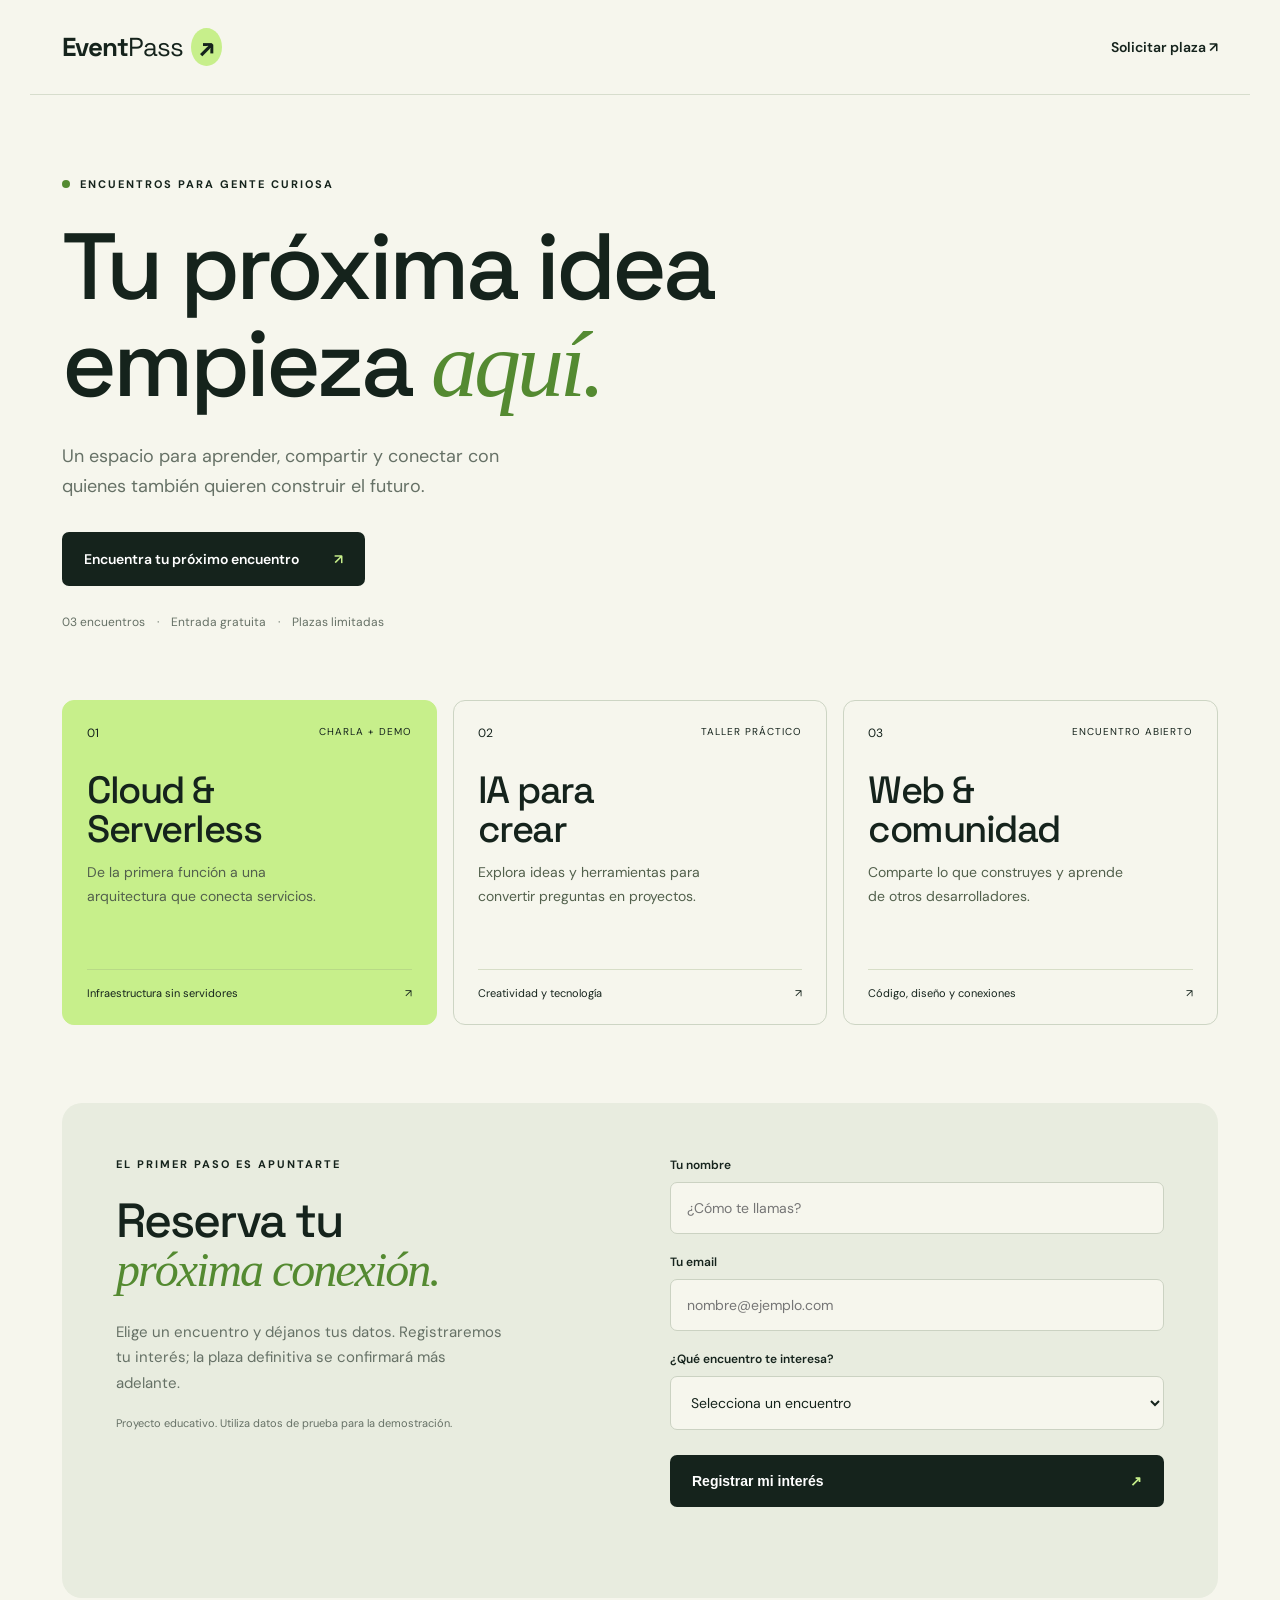
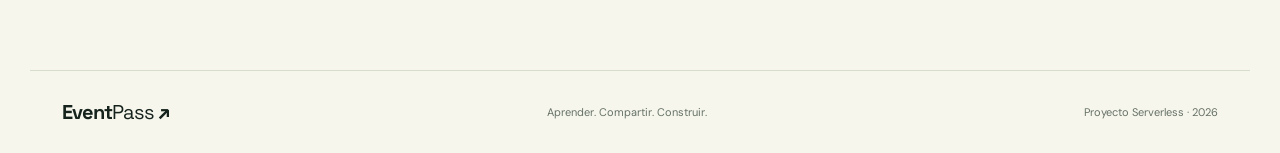
<file: frontend/index.html>
<!doctype html>
<html lang="es"><head><meta charset="utf-8"><meta name="viewport" content="width=device-width,initial-scale=1"><title>EventPass · Tu próxima idea empieza aquí</title><link rel="stylesheet" href="styles.css"><script src="config.js" defer></script><script src="app.js" defer></script></head>
<body><header><a class="brand" href="#">Event<span>Pass</span><i>↗</i></a><a class="nav" href="#solicitud">Solicitar plaza ↗</a></header>
<main><section class="hero"><div class="tag"><span></span> ENCUENTROS PARA GENTE CURIOSA</div><h1>Tu próxima idea<br>empieza <em>aquí.</em></h1><p>Un espacio para aprender, compartir y conectar con quienes también quieren construir el futuro.</p><a class="button" href="#solicitud">Encuentra tu próximo encuentro <span>↗</span></a><div class="meta">03 encuentros <span>·</span> Entrada gratuita <span>·</span> Plazas limitadas</div></section>
<section class="events" aria-label="Próximos encuentros"><article><div class="top">01 <span>CHARLA + DEMO</span></div><h2>Cloud &<br>Serverless</h2><p>De la primera función a una arquitectura que conecta servicios.</p><div class="bottom">Infraestructura sin servidores <span>↗</span></div></article><article><div class="top">02 <span>TALLER PRÁCTICO</span></div><h2>IA para<br>crear</h2><p>Explora ideas y herramientas para convertir preguntas en proyectos.</p><div class="bottom">Creatividad y tecnología <span>↗</span></div></article><article><div class="top">03 <span>ENCUENTRO ABIERTO</span></div><h2>Web &<br>comunidad</h2><p>Comparte lo que construyes y aprende de otros desarrolladores.</p><div class="bottom">Código, diseño y conexiones <span>↗</span></div></article></section>
<section class="signup" id="solicitud"><div><div class="tag">EL PRIMER PASO ES APUNTARTE</div><h2>Reserva tu<br><em>próxima conexión.</em></h2><p>Elige un encuentro y déjanos tus datos. Registraremos tu interés; la plaza definitiva se confirmará más adelante.</p><small>Proyecto educativo. Utiliza datos de prueba para la demostración.</small></div><form id="request-form"><label for="name">Tu nombre</label><input id="name" name="name" required maxlength="100" autocomplete="name" placeholder="¿Cómo te llamas?"><label for="email">Tu email</label><input id="email" name="email" type="email" required maxlength="254" autocomplete="email" placeholder="nombre@ejemplo.com"><label for="interest">¿Qué encuentro te interesa?</label><select id="interest" name="interest" required><option value="">Selecciona un encuentro</option><option>Cloud & Serverless</option><option>IA para crear</option><option>Web & comunidad</option></select><button type="submit">Registrar mi interés <span>↗</span></button><p id="status" role="status" aria-live="polite"></p></form></section></main><footer><span class="brand">Event<span>Pass</span> ↗</span><span>Aprender. Compartir. Construir.</span><span>Proyecto Serverless · 2026</span></footer></body></html>
</file>
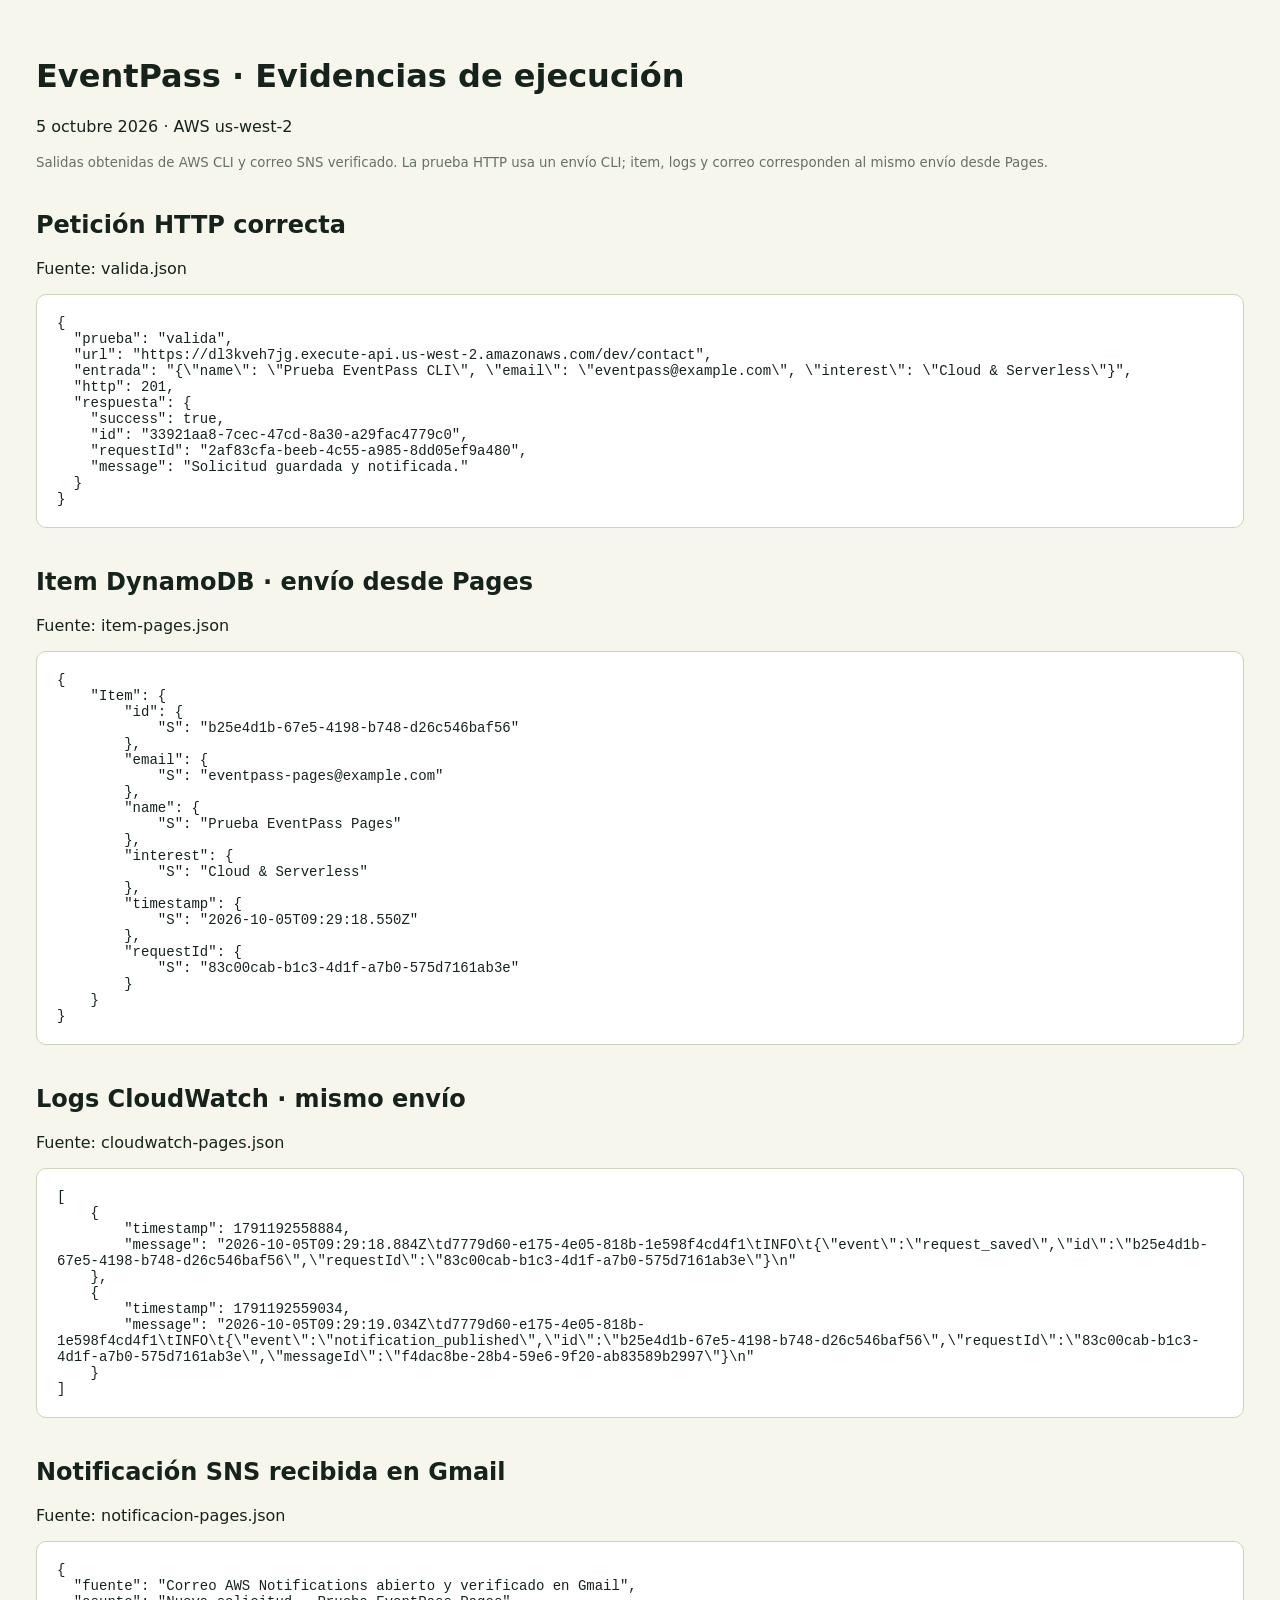
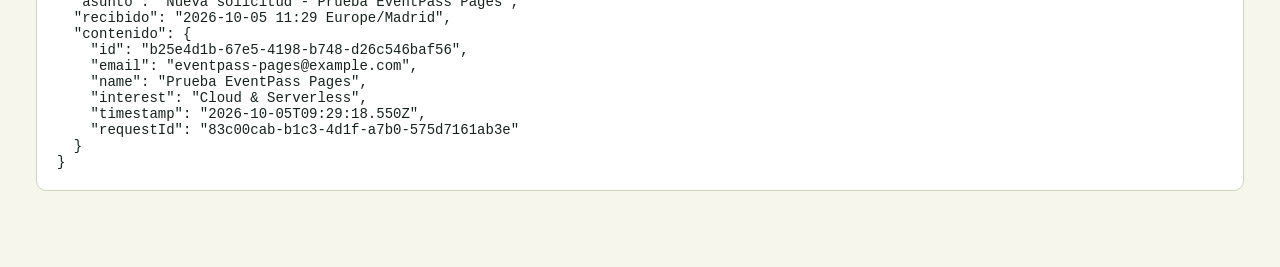
<file: evidencias/informe.html>
<!doctype html><html lang="es"><meta charset="utf-8"><title>EventPass · Evidencias reales</title><style>body{font:16px system-ui;background:#f6f6ed;color:#15231c;margin:0;padding:36px}h1{font-size:32px}h2{font-size:24px}pre{background:white;border:1px solid #cad3bc;padding:20px;border-radius:10px;white-space:pre-wrap;overflow-wrap:anywhere;font:14px monospace}section{margin:40px 0;scroll-margin-top:20px}small{color:#667166}</style><h1>EventPass · Evidencias de ejecución</h1><p>5 octubre 2026 · AWS us-west-2</p><small>Salidas obtenidas de AWS CLI y correo SNS verificado. La prueba HTTP usa un envío CLI; item, logs y correo corresponden al mismo envío desde Pages.</small><section id="http"><h2>Petición HTTP correcta</h2><p>Fuente: valida.json</p><pre>{
  &quot;prueba&quot;: &quot;valida&quot;,
  &quot;url&quot;: &quot;https://dl3kveh7jg.execute-api.us-west-2.amazonaws.com/dev/contact&quot;,
  &quot;entrada&quot;: &quot;{\&quot;name\&quot;: \&quot;Prueba EventPass CLI\&quot;, \&quot;email\&quot;: \&quot;eventpass@example.com\&quot;, \&quot;interest\&quot;: \&quot;Cloud &amp; Serverless\&quot;}&quot;,
  &quot;http&quot;: 201,
  &quot;respuesta&quot;: {
    &quot;success&quot;: true,
    &quot;id&quot;: &quot;33921aa8-7cec-47cd-8a30-a29fac4779c0&quot;,
    &quot;requestId&quot;: &quot;2af83cfa-beeb-4c55-a985-8dd05ef9a480&quot;,
    &quot;message&quot;: &quot;Solicitud guardada y notificada.&quot;
  }
}</pre></section><section id="dynamodb"><h2>Item DynamoDB · envío desde Pages</h2><p>Fuente: item-pages.json</p><pre>{
    &quot;Item&quot;: {
        &quot;id&quot;: {
            &quot;S&quot;: &quot;b25e4d1b-67e5-4198-b748-d26c546baf56&quot;
        },
        &quot;email&quot;: {
            &quot;S&quot;: &quot;eventpass-pages@example.com&quot;
        },
        &quot;name&quot;: {
            &quot;S&quot;: &quot;Prueba EventPass Pages&quot;
        },
        &quot;interest&quot;: {
            &quot;S&quot;: &quot;Cloud &amp; Serverless&quot;
        },
        &quot;timestamp&quot;: {
            &quot;S&quot;: &quot;2026-10-05T09:29:18.550Z&quot;
        },
        &quot;requestId&quot;: {
            &quot;S&quot;: &quot;83c00cab-b1c3-4d1f-a7b0-575d7161ab3e&quot;
        }
    }
}
</pre></section><section id="cloudwatch"><h2>Logs CloudWatch · mismo envío</h2><p>Fuente: cloudwatch-pages.json</p><pre>[
    {
        &quot;timestamp&quot;: 1791192558884,
        &quot;message&quot;: &quot;2026-10-05T09:29:18.884Z\td7779d60-e175-4e05-818b-1e598f4cd4f1\tINFO\t{\&quot;event\&quot;:\&quot;request_saved\&quot;,\&quot;id\&quot;:\&quot;b25e4d1b-67e5-4198-b748-d26c546baf56\&quot;,\&quot;requestId\&quot;:\&quot;83c00cab-b1c3-4d1f-a7b0-575d7161ab3e\&quot;}\n&quot;
    },
    {
        &quot;timestamp&quot;: 1791192559034,
        &quot;message&quot;: &quot;2026-10-05T09:29:19.034Z\td7779d60-e175-4e05-818b-1e598f4cd4f1\tINFO\t{\&quot;event\&quot;:\&quot;notification_published\&quot;,\&quot;id\&quot;:\&quot;b25e4d1b-67e5-4198-b748-d26c546baf56\&quot;,\&quot;requestId\&quot;:\&quot;83c00cab-b1c3-4d1f-a7b0-575d7161ab3e\&quot;,\&quot;messageId\&quot;:\&quot;f4dac8be-28b4-59e6-9f20-ab83589b2997\&quot;}\n&quot;
    }
]
</pre></section><section id="sns"><h2>Notificación SNS recibida en Gmail</h2><p>Fuente: notificacion-pages.json</p><pre>{
  &quot;fuente&quot;: &quot;Correo AWS Notifications abierto y verificado en Gmail&quot;,
  &quot;asunto&quot;: &quot;Nueva solicitud - Prueba EventPass Pages&quot;,
  &quot;recibido&quot;: &quot;2026-10-05 11:29 Europe/Madrid&quot;,
  &quot;contenido&quot;: {
    &quot;id&quot;: &quot;b25e4d1b-67e5-4198-b748-d26c546baf56&quot;,
    &quot;email&quot;: &quot;eventpass-pages@example.com&quot;,
    &quot;name&quot;: &quot;Prueba EventPass Pages&quot;,
    &quot;interest&quot;: &quot;Cloud &amp; Serverless&quot;,
    &quot;timestamp&quot;: &quot;2026-10-05T09:29:18.550Z&quot;,
    &quot;requestId&quot;: &quot;83c00cab-b1c3-4d1f-a7b0-575d7161ab3e&quot;
  }
}</pre></section></html>
</file>
<file: frontend/styles.css>
@import url('https://fonts.googleapis.com/css2?family=DM+Sans:wght@400;500;600;700&family=Space+Grotesk:wght@400;500;600;700&display=swap');
:root{--ink:#15231c;--paper:#f6f6ed;--green:#c7ef8b;--muted:#667166}*{box-sizing:border-box}html{scroll-behavior:smooth}body{margin:0;background:var(--paper);color:var(--ink);font-family:'DM Sans',sans-serif}header,main,footer{max-width:1220px;margin:auto}header{display:flex;justify-content:space-between;align-items:center;padding:30px 32px;border-bottom:1px solid #d7ddcd}a{color:inherit;text-decoration:none}.brand{font-family:'Space Grotesk',sans-serif;font-weight:700;font-size:26px;letter-spacing:-1px}.brand span{font-weight:400}.brand i{font-style:normal;background:var(--green);padding:2px 8px;margin-left:8px;border-radius:50%}.nav{font-size:14px;font-weight:600}.hero{padding:82px 32px 70px;position:relative}.tag{font-size:11px;font-weight:700;letter-spacing:2px;display:flex;align-items:center;gap:10px}.tag span{width:8px;height:8px;border-radius:50%;background:#548a31}h1,h2{font-family:'Space Grotesk',sans-serif;font-weight:500;letter-spacing:-4px;line-height:1.03}h1{font-size:clamp(52px,7.6vw,94px);margin:28px 0}em{font-family:Georgia,serif;font-weight:400;color:#548a31}p{line-height:1.7}.hero p{color:var(--muted);max-width:440px;font-size:18px;margin-bottom:30px}.button,button{background:var(--ink);color:white;padding:18px 22px;border:0;display:inline-flex;gap:35px;justify-content:space-between;font-size:14px;font-weight:600;border-radius:7px;cursor:pointer}.button span,button span{color:var(--green)}.meta{font-size:12px;color:var(--muted);margin-top:28px;display:flex;gap:12px}.events{display:grid;grid-template-columns:repeat(3,1fr);padding:0 32px 78px;gap:16px}.events article{border:1px solid #cdd5c4;border-radius:12px;padding:24px;min-height:325px;display:flex;flex-direction:column}.events article:first-child{background:var(--green);border-color:var(--green)}.top,.bottom{display:flex;justify-content:space-between;font-size:12px}.top span{font-size:10px;letter-spacing:1px}article h2{font-size:38px;letter-spacing:-1.5px;margin:30px 0 12px}article p{font-size:14px;color:#52604c;max-width:260px;margin:0 0 24px}.bottom{border-top:1px solid #98af7d55;padding-top:16px;margin-top:auto;font-size:11px}.signup{background:#e8ecdF;border-radius:20px;display:grid;grid-template-columns:1fr 1fr;gap:60px;padding:54px;margin:0 32px 72px;scroll-margin-top:20px}.signup h2{font-size:48px;letter-spacing:-2px;margin:25px 0}.signup p{color:var(--muted);font-size:15px;max-width:390px}.signup small{font-size:11px;color:var(--muted)}form{display:flex;flex-direction:column}label{font-size:12px;font-weight:600;margin:0 0 9px}input,select{font:inherit;font-size:14px;color:var(--ink);padding:16px;border:1px solid #cbd2c2;border-radius:7px;background:var(--paper);margin-bottom:20px;width:100%}input:focus,select:focus{outline:2px solid #548a31;outline-offset:2px}button{width:100%;margin-top:5px}button:disabled{opacity:.6;cursor:wait}#status{font-size:13px;min-height:24px;margin-bottom:0}footer{border-top:1px solid #d7ddcd;padding:28px 32px;display:flex;align-items:center;justify-content:space-between;font-size:11px;color:var(--muted)}footer .brand{font-size:20px;color:var(--ink)}@media(max-width:700px){header{padding:22px}.hero{padding:58px 22px}.events{grid-template-columns:1fr;padding:0 22px 44px}.events article{min-height:260px}.signup{grid-template-columns:1fr;gap:30px;margin:0 22px 44px;padding:28px}.signup h2{font-size:39px}footer{flex-wrap:wrap;gap:20px;padding:22px}.nav{font-size:12px}.meta{font-size:10px;gap:8px}h1{letter-spacing:-2.5px}}
</file>
